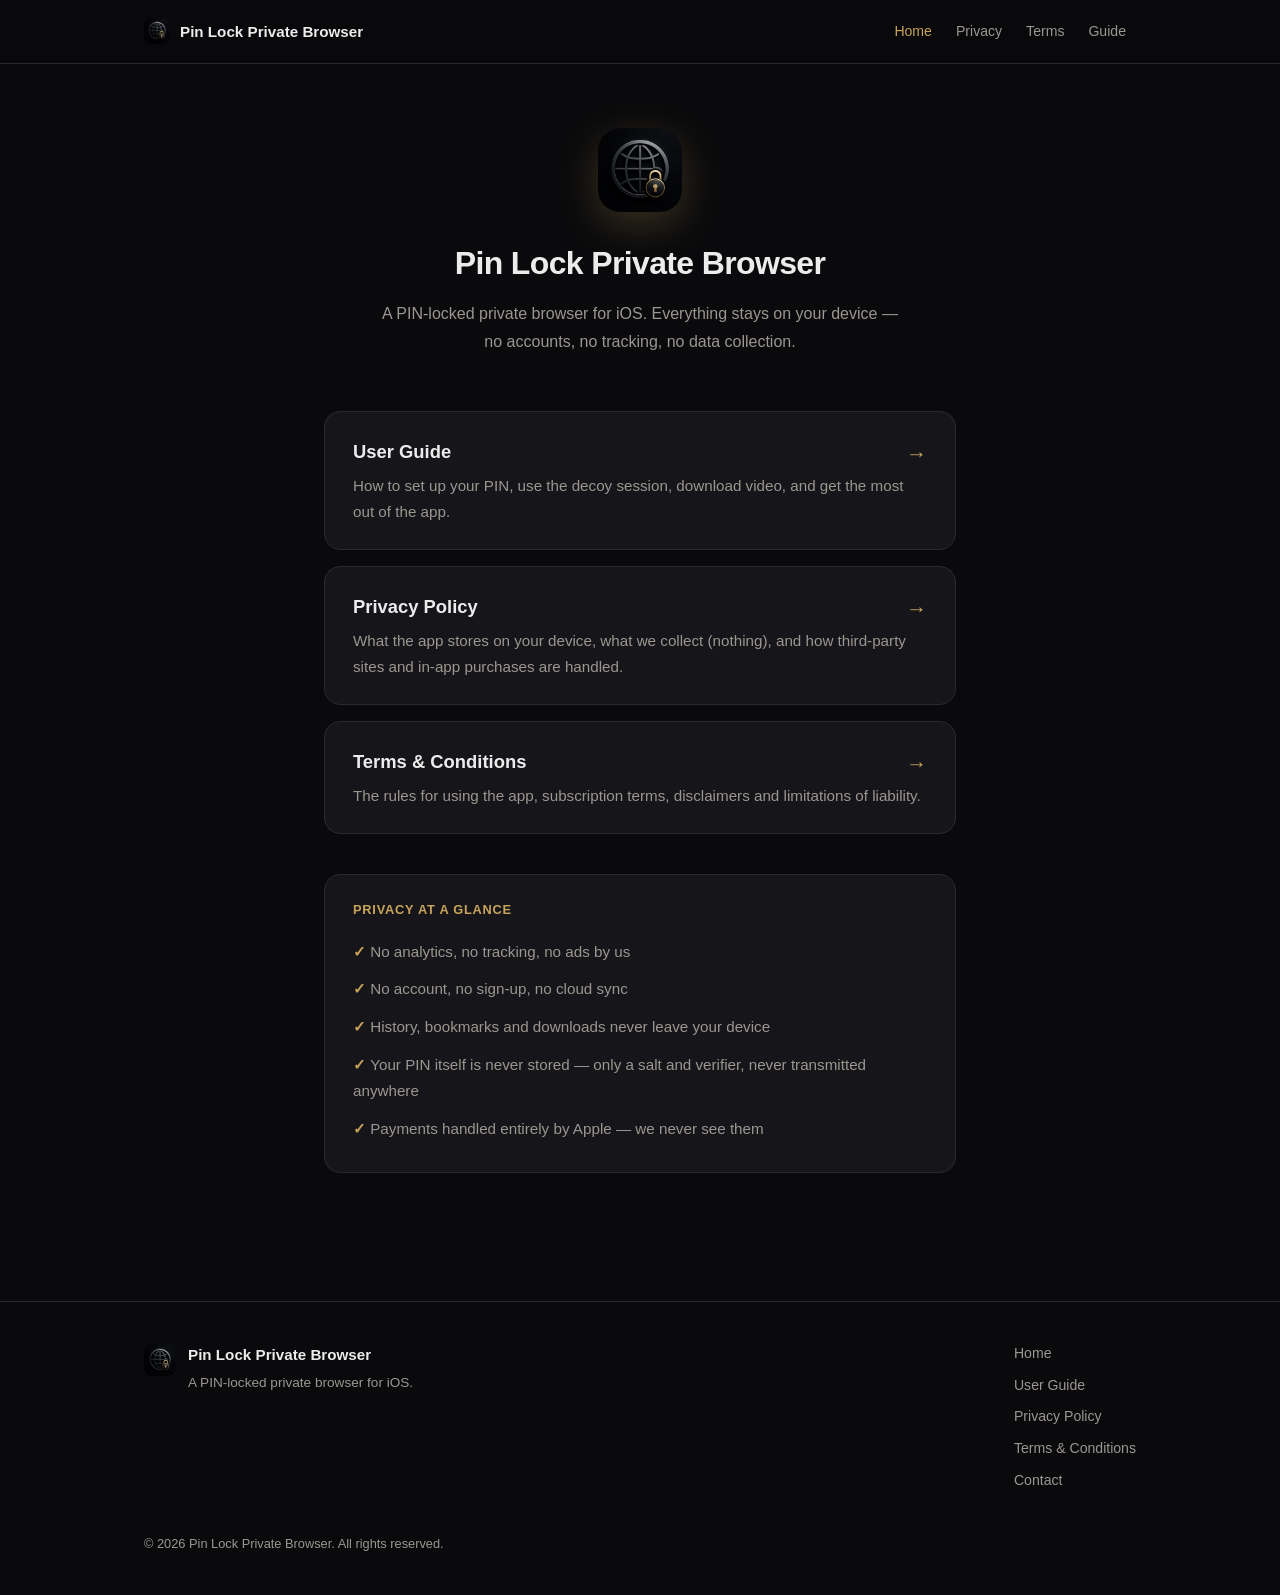
<file: index.html>
<!DOCTYPE html>
<html lang="en">
<head>
<meta charset="UTF-8">
<meta name="viewport" content="width=device-width, initial-scale=1.0">
<meta name="theme-color" content="#0a0a0c">
<title>Pin Lock Private Browser — Legal &amp; Support</title>
<meta name="description" content="Pin Lock Private Browser — legal information, privacy policy, terms &amp; conditions, and the user guide.">

<link rel="icon" type="image/png" sizes="32x32" href="assets/icon-32.png">
<link rel="icon" type="image/png" sizes="16x16" href="assets/icon-16.png">
<link rel="apple-touch-icon" href="assets/icon-180.png">
<link rel="stylesheet" href="assets/styles.css">

<meta property="og:type" content="website">
<meta property="og:site_name" content="Pin Lock Private Browser">
<meta property="og:title" content="Pin Lock Private Browser — Legal &amp; Support">
<meta property="og:description" content="A PIN-locked private browser for iOS. Everything stays on your device — no accounts, no tracking, no data collection.">
<meta property="og:image" content="https://pulsarsandpulsar-stack.github.io/Pin-Lock-Private-Browser/assets/icon-256.png">
<meta property="og:url" content="https://pulsarsandpulsar-stack.github.io/Pin-Lock-Private-Browser/index.html">
<meta name="twitter:card" content="summary">
<meta name="twitter:title" content="Pin Lock Private Browser — Legal &amp; Support">
<meta name="twitter:description" content="A PIN-locked private browser for iOS. Everything stays on your device — no accounts, no tracking, no data collection.">
<meta name="twitter:image" content="https://pulsarsandpulsar-stack.github.io/Pin-Lock-Private-Browser/assets/icon-256.png">

<script type="application/ld+json">
{
  "@context": "https://schema.org",
  "@type": "SoftwareApplication",
  "name": "Pin Lock Private Browser",
  "operatingSystem": "iOS",
  "applicationCategory": "UtilitiesApplication",
  "url": "https://pulsarsandpulsar-stack.github.io/Pin-Lock-Private-Browser/index.html",
  "image": "https://pulsarsandpulsar-stack.github.io/Pin-Lock-Private-Browser/assets/icon-256.png",
  "description": "A PIN-locked private browser for iOS. Everything stays on your device — no accounts, no tracking, no data collection.",
  "offers": [
    { "@type": "Offer", "name": "Pro Monthly", "price": "0.99", "priceCurrency": "USD", "category": "subscription" },
    { "@type": "Offer", "name": "Pro Yearly", "price": "7.99", "priceCurrency": "USD", "category": "subscription" }
  ]
}
</script>
</head>
<body>

<header class="site-header">
    <div class="header-inner">
        <a class="brand" href="index.html">
            <img src="assets/icon-32.png" alt="">
            <span>Pin Lock Private Browser</span>
        </a>
        <nav class="site-nav" aria-label="Primary">
            <a href="index.html" aria-current="page">Home</a>
            <a href="privacy.html">Privacy</a>
            <a href="terms.html">Terms</a>
            <a href="guide.html">Guide</a>
        </nav>
    </div>
</header>

<div class="hero">
    <div class="badge"><img src="assets/icon-256.png" alt="Pin Lock Private Browser icon"></div>
    <h1>Pin Lock Private Browser</h1>
    <p>A PIN-locked private browser for iOS. Everything stays on your device — no accounts, no tracking, no data collection.</p>
</div>

<main class="home">
    <div class="cards">
        <a class="card" href="guide.html">
            <span class="arrow">→</span>
            <h2>User Guide</h2>
            <p>How to set up your PIN, use the decoy session, download video, and get the most out of the app.</p>
        </a>
        <a class="card" href="privacy.html">
            <span class="arrow">→</span>
            <h2>Privacy Policy</h2>
            <p>What the app stores on your device, what we collect (nothing), and how third-party sites and in-app purchases are handled.</p>
        </a>
        <a class="card" href="terms.html">
            <span class="arrow">→</span>
            <h2>Terms &amp; Conditions</h2>
            <p>The rules for using the app, subscription terms, disclaimers and limitations of liability.</p>
        </a>
    </div>

    <div class="highlights">
        <h3>Privacy at a glance</h3>
        <ul>
            <li>No analytics, no tracking, no ads by us</li>
            <li>No account, no sign-up, no cloud sync</li>
            <li>History, bookmarks and downloads never leave your device</li>
            <li>Your PIN itself is never stored — only a salt and verifier, never transmitted anywhere</li>
            <li>Payments handled entirely by Apple — we never see them</li>
        </ul>
    </div>
</main>

<footer class="site-footer">
    <div class="footer-inner">
        <div class="footer-brand">
            <img src="assets/icon-32.png" alt="">
            <div>
                <strong>Pin Lock Private Browser</strong>
                <p>A PIN-locked private browser for iOS.</p>
            </div>
        </div>
        <nav class="footer-links" aria-label="Footer">
            <a href="index.html">Home</a>
            <a href="guide.html">User Guide</a>
            <a href="privacy.html">Privacy Policy</a>
            <a href="terms.html">Terms &amp; Conditions</a>
            <a href="mailto:pulsarsandpulsar@gmail.com">Contact</a>
        </nav>
    </div>
    <p class="copyright">© <span id="copyright-year">2026</span> Pin Lock Private Browser. All rights reserved.</p>
</footer>

<script src="assets/script.js"></script>
</body>
</html>
</file>
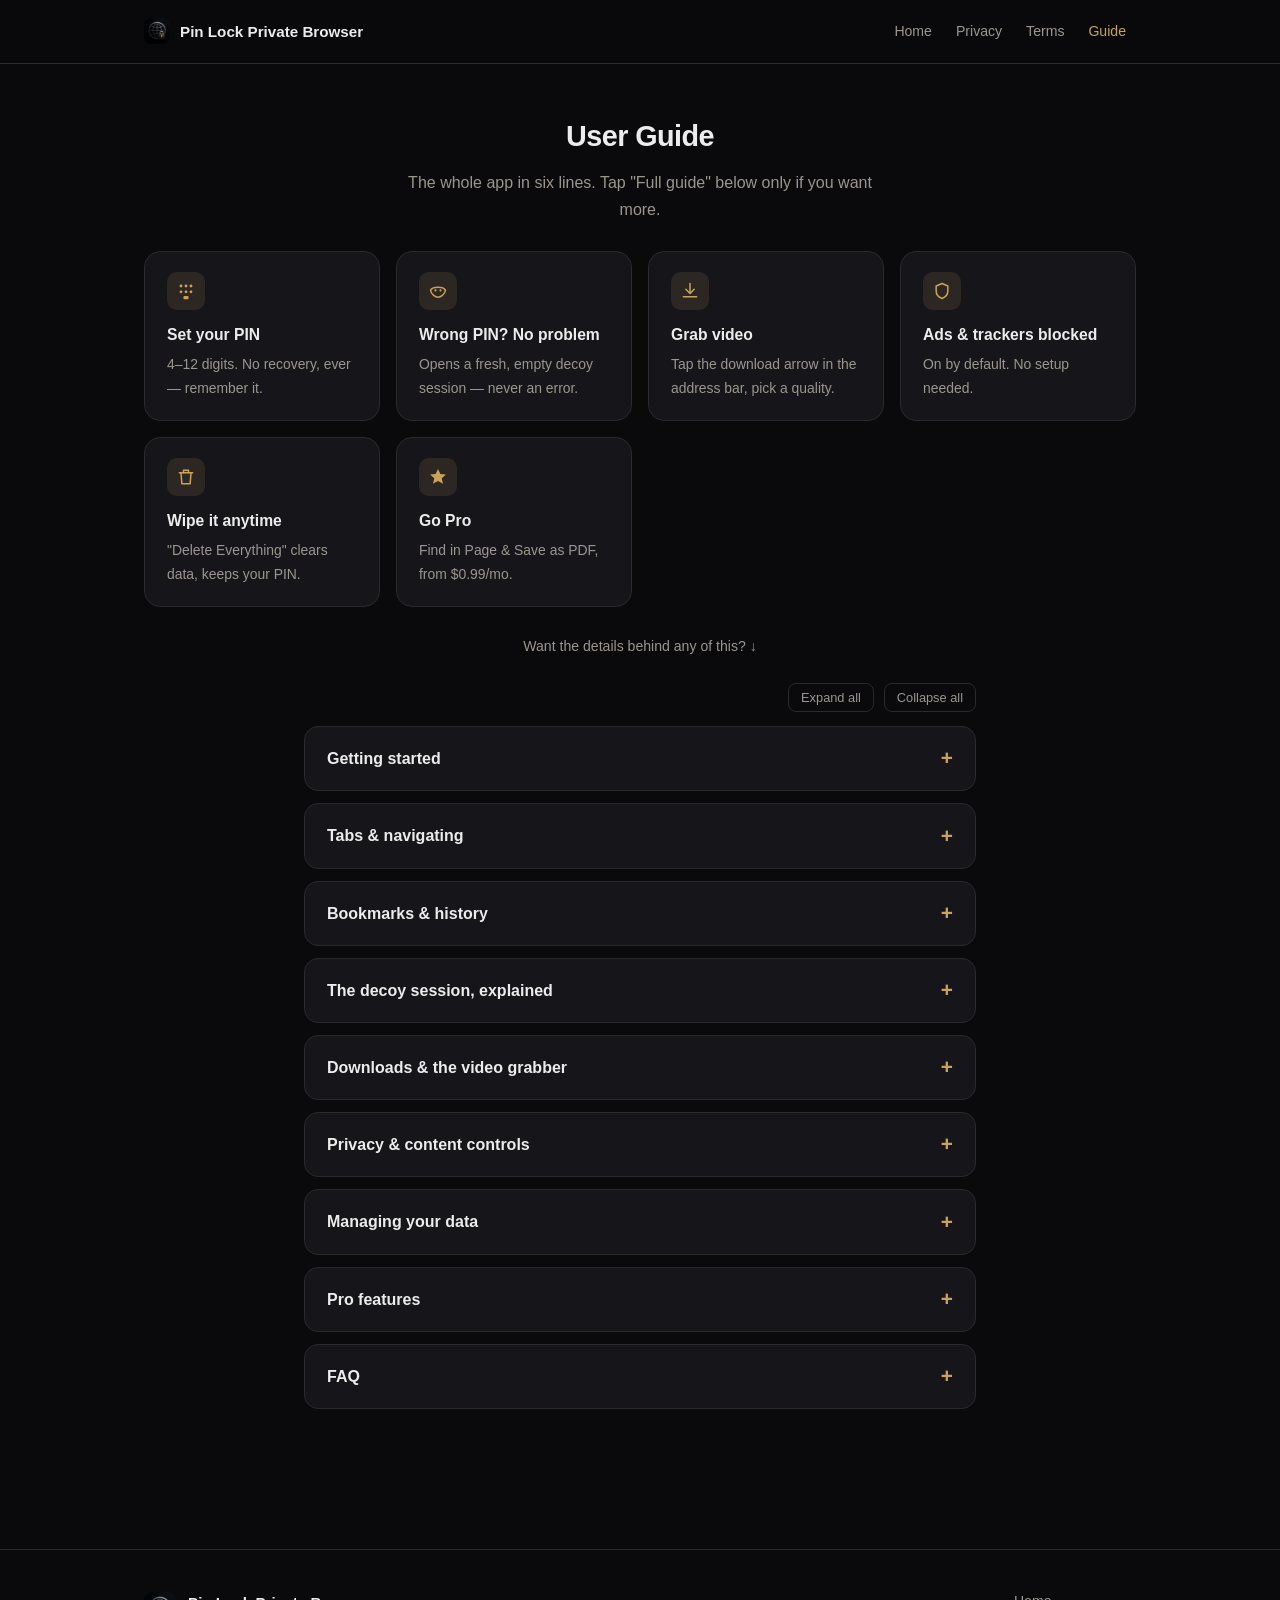
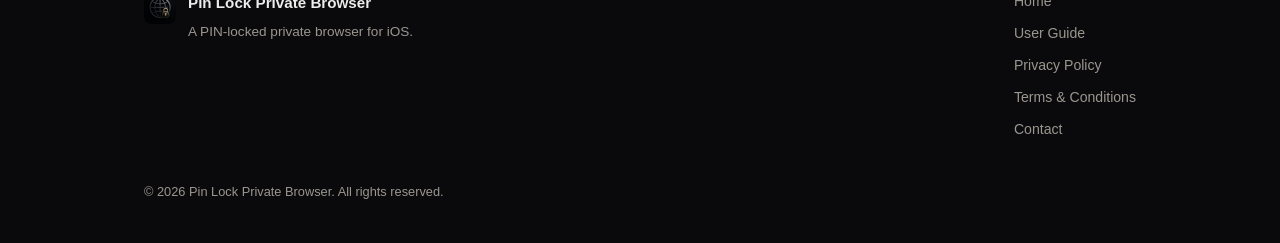
<file: guide.html>
<!DOCTYPE html>
<html lang="en">
<head>
<meta charset="UTF-8">
<meta name="viewport" content="width=device-width, initial-scale=1.0">
<meta name="theme-color" content="#0a0a0c">
<title>User Guide — Pin Lock Private Browser</title>
<meta name="description" content="How to use Pin Lock Private Browser: PIN setup, the decoy session, downloads, privacy controls and Pro features.">

<link rel="icon" type="image/png" sizes="32x32" href="assets/icon-32.png">
<link rel="icon" type="image/png" sizes="16x16" href="assets/icon-16.png">
<link rel="apple-touch-icon" href="assets/icon-180.png">
<link rel="stylesheet" href="assets/styles.css">

<meta property="og:type" content="website">
<meta property="og:site_name" content="Pin Lock Private Browser">
<meta property="og:title" content="User Guide — Pin Lock Private Browser">
<meta property="og:description" content="How to use Pin Lock Private Browser: PIN setup, the decoy session, downloads, privacy controls and Pro features.">
<meta property="og:image" content="https://pulsarsandpulsar-stack.github.io/Pin-Lock-Private-Browser/assets/icon-256.png">
<meta property="og:url" content="https://pulsarsandpulsar-stack.github.io/Pin-Lock-Private-Browser/guide.html">
<meta name="twitter:card" content="summary">
<meta name="twitter:image" content="https://pulsarsandpulsar-stack.github.io/Pin-Lock-Private-Browser/assets/icon-256.png">
</head>
<body>

<header class="site-header">
    <div class="header-inner">
        <a class="brand" href="index.html">
            <img src="assets/icon-32.png" alt="">
            <span>Pin Lock Private Browser</span>
        </a>
        <nav class="site-nav" aria-label="Primary">
            <a href="index.html">Home</a>
            <a href="privacy.html">Privacy</a>
            <a href="terms.html">Terms</a>
            <a href="guide.html" aria-current="page">Guide</a>
        </nav>
    </div>
</header>

<div class="quickstart">
    <div class="quickstart-head">
        <h1>User Guide</h1>
        <p>The whole app in six lines. Tap "Full guide" below only if you want more.</p>
    </div>

    <div class="quickstart-grid">
        <div class="qs-card">
            <div class="qs-icon" aria-hidden="true">
                <svg viewBox="0 0 24 24" fill="currentColor"><circle cx="6" cy="6" r="1.7"/><circle cx="12" cy="6" r="1.7"/><circle cx="18" cy="6" r="1.7"/><circle cx="6" cy="13" r="1.7"/><circle cx="12" cy="13" r="1.7"/><circle cx="18" cy="13" r="1.7"/><rect x="9" y="18" width="6" height="4" rx="1"/></svg>
            </div>
            <h3>Set your PIN</h3>
            <p>4–12 digits. No recovery, ever — remember it.</p>
        </div>
        <div class="qs-card">
            <div class="qs-icon" aria-hidden="true">
                <svg viewBox="0 0 24 24" fill="none" stroke="currentColor" stroke-width="1.8" stroke-linecap="round" stroke-linejoin="round"><path d="M3 11c3-4.5 15-4.5 18 0-1 5.5-6 8.5-9 8.5S4 16.5 3 11z"/><circle cx="9" cy="11.3" r="1.3" fill="currentColor" stroke="none"/><circle cx="15" cy="11.3" r="1.3" fill="currentColor" stroke="none"/></svg>
            </div>
            <h3>Wrong PIN? No problem</h3>
            <p>Opens a fresh, empty decoy session — never an error.</p>
        </div>
        <div class="qs-card">
            <div class="qs-icon" aria-hidden="true">
                <svg viewBox="0 0 24 24" fill="none" stroke="currentColor" stroke-width="1.8" stroke-linecap="round" stroke-linejoin="round"><path d="M12 3v11"/><path d="M7 10l5 5 5-5"/><path d="M4 19h16"/></svg>
            </div>
            <h3>Grab video</h3>
            <p>Tap the download arrow in the address bar, pick a quality.</p>
        </div>
        <div class="qs-card">
            <div class="qs-icon" aria-hidden="true">
                <svg viewBox="0 0 24 24" fill="none" stroke="currentColor" stroke-width="1.8" stroke-linecap="round" stroke-linejoin="round"><path d="M12 3l7 3v6c0 4.5-3 7.5-7 9-4-1.5-7-4.5-7-9V6z"/></svg>
            </div>
            <h3>Ads &amp; trackers blocked</h3>
            <p>On by default. No setup needed.</p>
        </div>
        <div class="qs-card">
            <div class="qs-icon" aria-hidden="true">
                <svg viewBox="0 0 24 24" fill="none" stroke="currentColor" stroke-width="1.8" stroke-linecap="round" stroke-linejoin="round"><path d="M4 7h16"/><path d="M9 7V4h6v3"/><path d="M6 7l1 13h10l1-13"/></svg>
            </div>
            <h3>Wipe it anytime</h3>
            <p>"Delete Everything" clears data, keeps your PIN.</p>
        </div>
        <div class="qs-card">
            <div class="qs-icon" aria-hidden="true">
                <svg viewBox="0 0 24 24" fill="currentColor"><path d="M12 2.5l2.9 6 6.6.6-5 4.4 1.5 6.5L12 16.7 6 20l1.5-6.5-5-4.4 6.6-.6z"/></svg>
            </div>
            <h3>Go Pro</h3>
            <p>Find in Page &amp; Save as PDF, from $0.99/mo.</p>
        </div>
    </div>

    <p class="guide-more">Want the details behind any of this? ↓</p>
</div>

<div class="accordion">
    <div class="accordion-controls">
        <button type="button" id="acc-expand-all">Expand all</button>
        <button type="button" id="acc-collapse-all">Collapse all</button>
    </div>

    <details class="acc-item" id="s1">
        <summary>Getting started<span class="acc-plus" aria-hidden="true">+</span></summary>
        <div class="acc-body">
            <p>On first launch, create a PIN (4–12 digits) on the on-screen keypad and confirm it. You'll see a one-time warning: <strong>there is no PIN recovery.</strong></p>
            <p>After that, the same PIN screen decides what you see:</p>
            <ul>
                <li>Correct PIN → your real session, exactly as you left it.</li>
                <li>Any other PIN → a brand-new empty session, no error shown.</li>
            </ul>
        </div>
    </details>

    <details class="acc-item" id="s2">
        <summary>Tabs &amp; navigating<span class="acc-plus" aria-hidden="true">+</span></summary>
        <div class="acc-body">
            <p>The address bar doubles as a search box. Icons around it: a lock/magnifying-glass for connection security, a star to bookmark, and a download arrow that lights up when video is found on the page.</p>
            <p>The bottom toolbar has back/forward, a <strong>+</strong> for a new tab, and a numbered square that opens the tab overview.</p>
        </div>
    </details>

    <details class="acc-item" id="s3">
        <summary>Bookmarks &amp; history<span class="acc-plus" aria-hidden="true">+</span></summary>
        <div class="acc-body">
            <p>Open the <strong>•••</strong> menu for Bookmarks and History. A blank tab also shows a speed-dial grid of your bookmarks.</p>
            <p>Both belong to your real session only — the decoy session never records any.</p>
        </div>
    </details>

    <details class="acc-item" id="s4">
        <summary>The decoy session, explained<span class="acc-plus" aria-hidden="true">+</span></summary>
        <div class="acc-body">
            <p>It's a privacy safety net: if someone asks to look through your phone, entering any PIN other than your real one opens a completely fresh, empty browser instead of an error.</p>
            <ul>
                <li><strong>Telling them apart:</strong> the lock icon (bottom-right of the toolbar) is green in your real session, red in a decoy.</li>
                <li><strong>Nothing carries over:</strong> decoy activity disappears the moment you lock the app again — it can't be merged into your real session.</li>
                <li><strong>Best-effort only:</strong> this hides activity from casual inspection, not from a determined technical or forensic search. See Terms §8.</li>
            </ul>
        </div>
    </details>

    <details class="acc-item" id="s5">
        <summary>Downloads &amp; the video grabber<span class="acc-plus" aria-hidden="true">+</span></summary>
        <div class="acc-body">
            <p>Tap the address-bar download icon to see video found on the page. The first time, you'll see a one-time reminder: only save video you own or have permission to keep — you're responsible for copyright and each site's terms.</p>
            <ul>
                <li>Direct files download in one tap; HLS streams let you pick a quality first.</li>
                <li>Supported downloads can be paused and resumed.</li>
                <li>Everything lands in <strong>••• → Downloads</strong>: play in-app, export via the share icon, or delete.</li>
            </ul>
            <p>Files stay in the app's private storage, never your Photos library, until you export them. Streaming sites with DRM-protected players are deliberately not supported.</p>
        </div>
    </details>

    <details class="acc-item" id="s6">
        <summary>Privacy &amp; content controls<span class="acc-plus" aria-hidden="true">+</span></summary>
        <div class="acc-body">
            <p><strong>••• → Settings</strong> covers:</p>
            <ul>
                <li><strong>Auto-lock</strong> — 1, 3, 5, 10 minutes, or Never.</li>
                <li><strong>Floating lock button</strong> — an optional draggable button that locks instantly on tap.</li>
                <li><strong>Block autoplay</strong> and <strong>block ads &amp; trackers</strong> — on by default.</li>
                <li><strong>Search engine</strong> — DuckDuckGo, Startpage, Brave Search or Google.</li>
                <li><strong>Theme</strong> — System, Light or Dark.</li>
            </ul>
            <p>Always on, no setting needed: the app hides its content from the iOS app switcher the instant it's backgrounded, and the toolbar lock icon locks the app immediately on tap.</p>
        </div>
    </details>

    <details class="acc-item" id="s7">
        <summary>Managing your data<span class="acc-plus" aria-hidden="true">+</span></summary>
        <div class="acc-body">
            <ul>
                <li><strong>Clear Cache &amp; Cookies</strong> — removes site data (you'll be signed out), keeps history/bookmarks/downloads.</li>
                <li><strong>Delete Everything</strong> — removes downloads, history, bookmarks, tabs and site data in one step. Your PIN is kept.</li>
            </ul>
            <p>Deleting the app itself erases everything permanently, including the PIN.</p>
        </div>
    </details>

    <details class="acc-item" id="s8">
        <summary>Pro features<span class="acc-plus" aria-hidden="true">+</span></summary>
        <div class="acc-body">
            <p>An optional subscription (monthly or yearly, billed through the App Store) unlocks <strong>Find in Page</strong> and <strong>Save Page as PDF</strong>. Locked items show a small lock icon in the ••• menu until you subscribe.</p>
            <p>Manage or cancel any time in your device's App Store settings, or tap <strong>Restore Purchases</strong> in Settings if you subscribed on another device.</p>
        </div>
    </details>

    <details class="acc-item" id="s9">
        <summary>FAQ<span class="acc-plus" aria-hidden="true">+</span></summary>
        <div class="acc-body">
            <h4>I forgot my PIN — how do I get back in?</h4>
            <p>You can't. There's no recovery, backdoor or reset by design. Deleting and reinstalling the app is the only way forward, and it erases everything.</p>
            <h4>How do I know which session I'm in?</h4>
            <p>The lock icon in the toolbar: green is real, red is decoy.</p>
            <h4>Does the app work offline?</h4>
            <p>No — it's a browser, so it needs a connection to load anything.</p>
            <h4>Can I recover a deleted download or cleared history?</h4>
            <p>No. Deletions are immediate and permanent.</p>
            <h4>Is my browsing completely anonymous?</h4>
            <p>No. Sites and your network/ISP can still see your requests. The app blocks common ad/tracker domains and runs no analytics of its own, but it isn't a VPN or Tor.</p>
        </div>
    </details>
</div>

<footer class="site-footer">
    <div class="footer-inner">
        <div class="footer-brand">
            <img src="assets/icon-32.png" alt="">
            <div>
                <strong>Pin Lock Private Browser</strong>
                <p>A PIN-locked private browser for iOS.</p>
            </div>
        </div>
        <nav class="footer-links" aria-label="Footer">
            <a href="index.html">Home</a>
            <a href="guide.html">User Guide</a>
            <a href="privacy.html">Privacy Policy</a>
            <a href="terms.html">Terms &amp; Conditions</a>
            <a href="mailto:pulsarsandpulsar@gmail.com">Contact</a>
        </nav>
    </div>
    <p class="copyright">© <span id="copyright-year">2026</span> Pin Lock Private Browser. All rights reserved.</p>
</footer>

<script src="assets/script.js"></script>
</body>
</html>
</file>
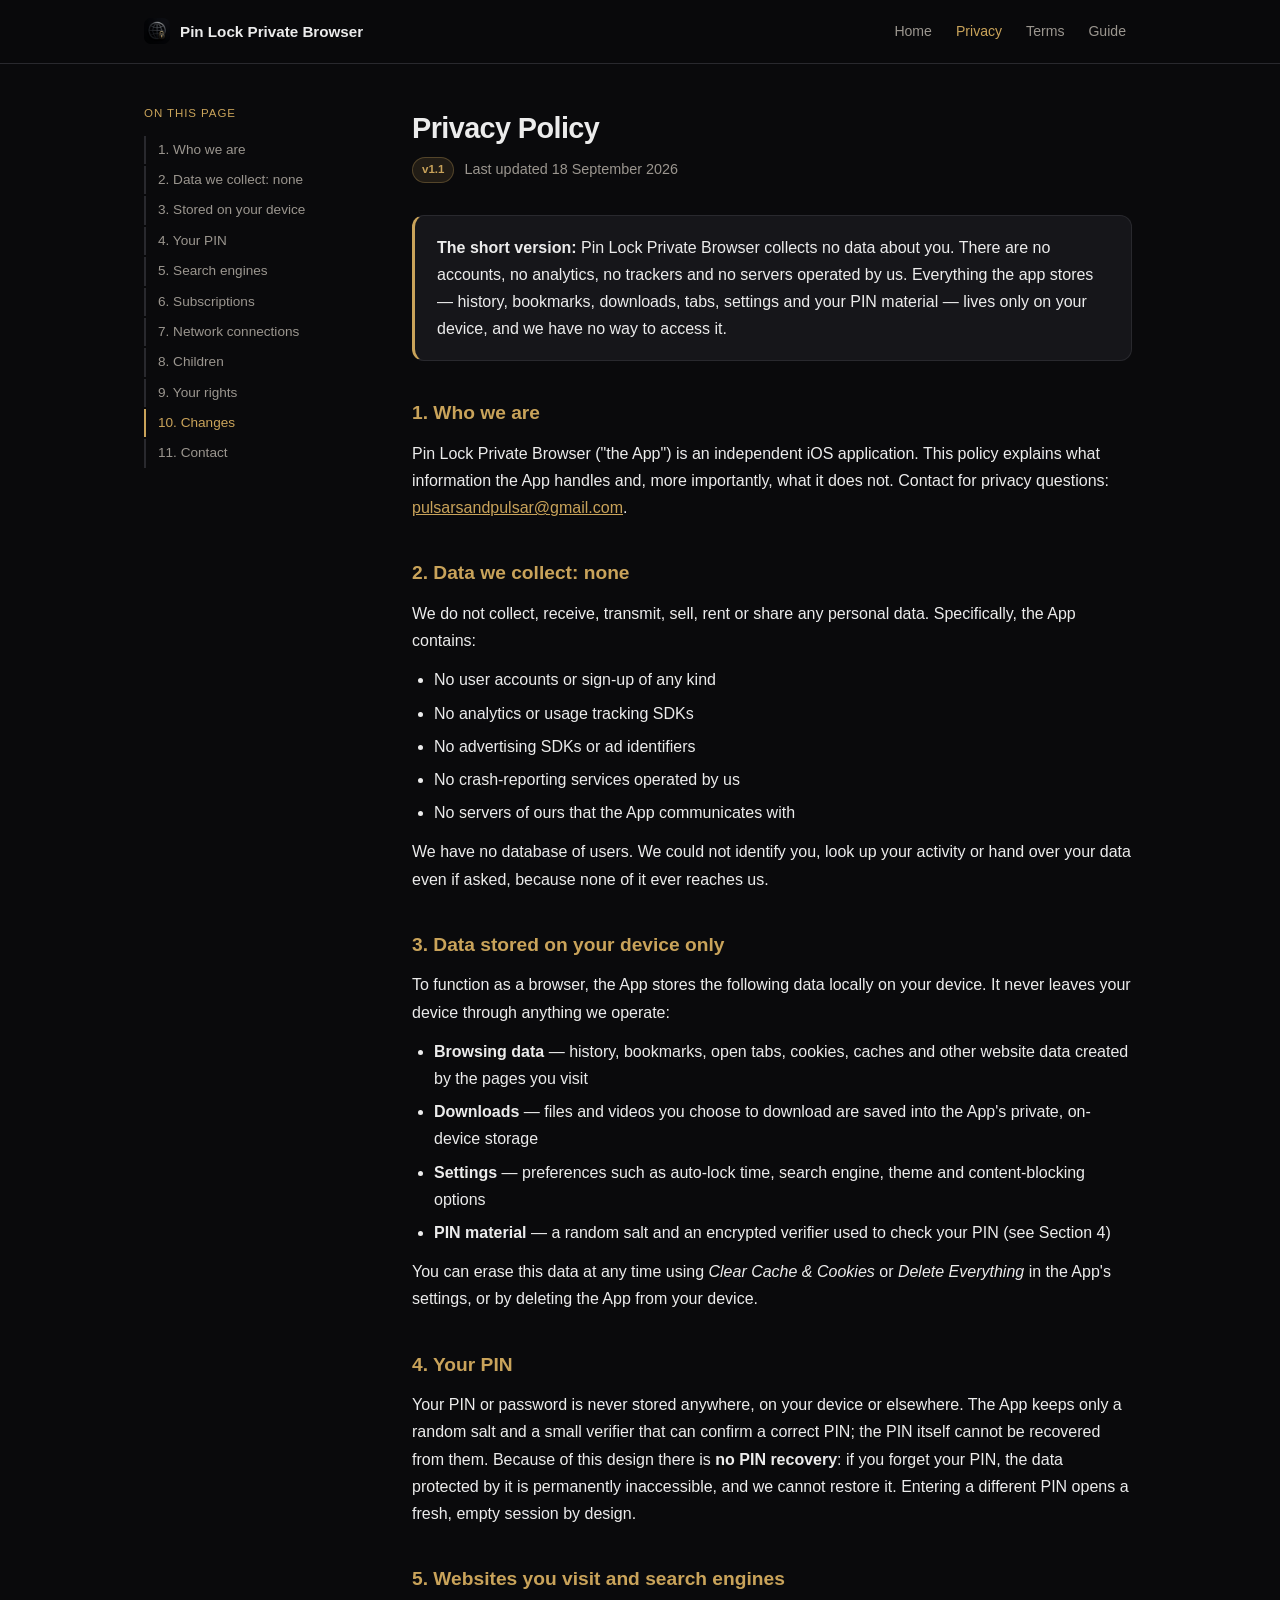
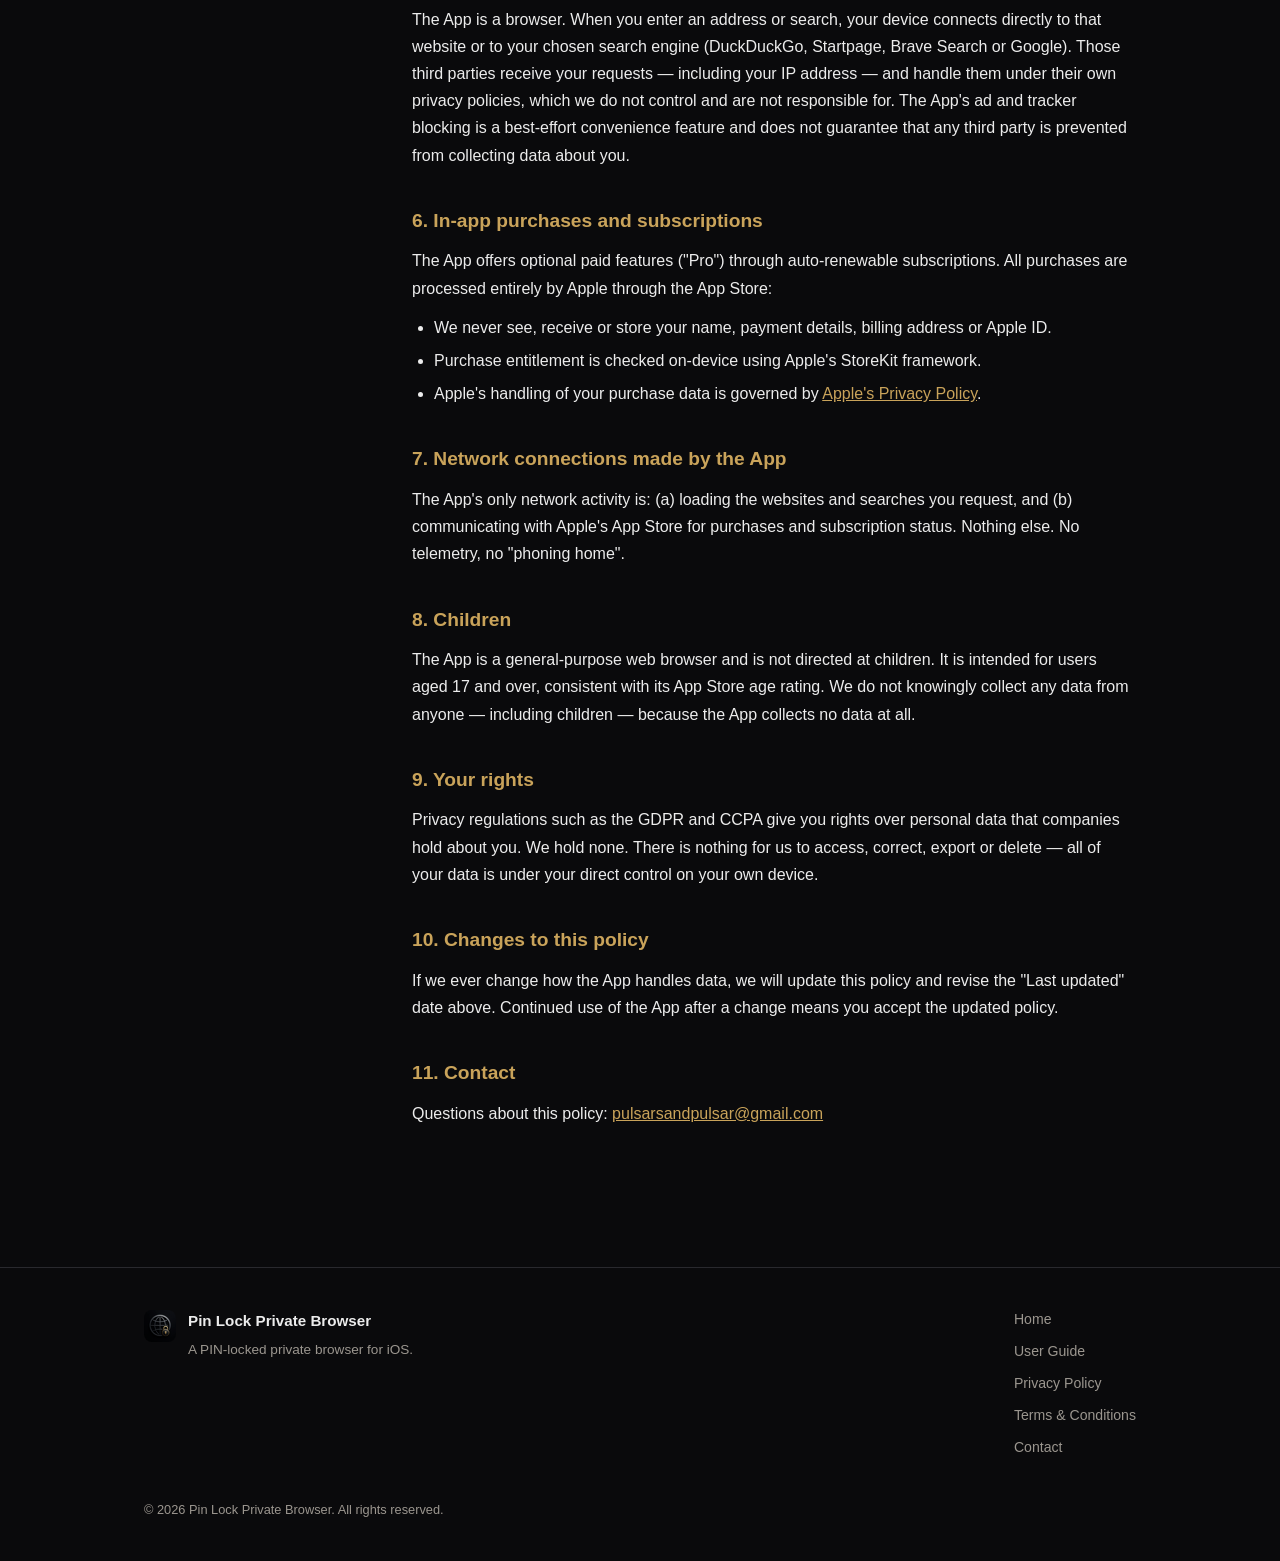
<file: privacy.html>
<!DOCTYPE html>
<html lang="en">
<head>
<meta charset="UTF-8">
<meta name="viewport" content="width=device-width, initial-scale=1.0">
<meta name="theme-color" content="#0a0a0c">
<title>Privacy Policy — Pin Lock Private Browser</title>
<meta name="description" content="Privacy Policy for Pin Lock Private Browser.">

<link rel="icon" type="image/png" sizes="32x32" href="assets/icon-32.png">
<link rel="icon" type="image/png" sizes="16x16" href="assets/icon-16.png">
<link rel="apple-touch-icon" href="assets/icon-180.png">
<link rel="stylesheet" href="assets/styles.css">

<meta property="og:type" content="website">
<meta property="og:site_name" content="Pin Lock Private Browser">
<meta property="og:title" content="Privacy Policy — Pin Lock Private Browser">
<meta property="og:description" content="Pin Lock Private Browser collects no data about you. No accounts, no analytics, no trackers, no servers.">
<meta property="og:image" content="https://pulsarsandpulsar-stack.github.io/Pin-Lock-Private-Browser/assets/icon-256.png">
<meta property="og:url" content="https://pulsarsandpulsar-stack.github.io/Pin-Lock-Private-Browser/privacy.html">
<meta name="twitter:card" content="summary">
<meta name="twitter:image" content="https://pulsarsandpulsar-stack.github.io/Pin-Lock-Private-Browser/assets/icon-256.png">
</head>
<body>

<header class="site-header">
    <div class="header-inner">
        <a class="brand" href="index.html">
            <img src="assets/icon-32.png" alt="">
            <span>Pin Lock Private Browser</span>
        </a>
        <nav class="site-nav" aria-label="Primary">
            <a href="index.html">Home</a>
            <a href="privacy.html" aria-current="page">Privacy</a>
            <a href="terms.html">Terms</a>
            <a href="guide.html">Guide</a>
        </nav>
    </div>
</header>

<div class="legal-layout">
    <aside class="toc" aria-label="Table of contents">
        <p class="toc-label">On this page</p>
        <ol>
            <li><a href="#s1">1. Who we are</a></li>
            <li><a href="#s2">2. Data we collect: none</a></li>
            <li><a href="#s3">3. Stored on your device</a></li>
            <li><a href="#s4">4. Your PIN</a></li>
            <li><a href="#s5">5. Search engines</a></li>
            <li><a href="#s6">6. Subscriptions</a></li>
            <li><a href="#s7">7. Network connections</a></li>
            <li><a href="#s8">8. Children</a></li>
            <li><a href="#s9">9. Your rights</a></li>
            <li><a href="#s10">10. Changes</a></li>
            <li><a href="#s11">11. Contact</a></li>
        </ol>
    </aside>

    <div class="legal-content">
        <h1>Privacy Policy</h1>
        <div class="doc-meta">
            <span class="version-tag">v1.1</span>
            <span>Last updated 18 September 2026</span>
        </div>

        <details class="mobile-toc">
            <summary>On this page</summary>
            <ol>
                <li><a href="#s1">1. Who we are</a></li>
                <li><a href="#s2">2. Data we collect: none</a></li>
                <li><a href="#s3">3. Stored on your device</a></li>
                <li><a href="#s4">4. Your PIN</a></li>
                <li><a href="#s5">5. Search engines</a></li>
                <li><a href="#s6">6. Subscriptions</a></li>
                <li><a href="#s7">7. Network connections</a></li>
                <li><a href="#s8">8. Children</a></li>
                <li><a href="#s9">9. Your rights</a></li>
                <li><a href="#s10">10. Changes</a></li>
                <li><a href="#s11">11. Contact</a></li>
            </ol>
        </details>

        <div class="summary">
            <p><strong>The short version:</strong> Pin Lock Private Browser collects no data about you. There are no accounts, no analytics, no trackers and no servers operated by us. Everything the app stores — history, bookmarks, downloads, tabs, settings and your PIN material — lives only on your device, and we have no way to access it.</p>
        </div>

        <h2 id="s1">1. Who we are</h2>
        <p>Pin Lock Private Browser ("the App") is an independent iOS application. This policy explains what information the App handles and, more importantly, what it does not. Contact for privacy questions: <a href="mailto:pulsarsandpulsar@gmail.com">pulsarsandpulsar@gmail.com</a>.</p>

        <h2 id="s2">2. Data we collect: none</h2>
        <p>We do not collect, receive, transmit, sell, rent or share any personal data. Specifically, the App contains:</p>
        <ul>
            <li>No user accounts or sign-up of any kind</li>
            <li>No analytics or usage tracking SDKs</li>
            <li>No advertising SDKs or ad identifiers</li>
            <li>No crash-reporting services operated by us</li>
            <li>No servers of ours that the App communicates with</li>
        </ul>
        <p>We have no database of users. We could not identify you, look up your activity or hand over your data even if asked, because none of it ever reaches us.</p>

        <h2 id="s3">3. Data stored on your device only</h2>
        <p>To function as a browser, the App stores the following data locally on your device. It never leaves your device through anything we operate:</p>
        <ul>
            <li><strong>Browsing data</strong> — history, bookmarks, open tabs, cookies, caches and other website data created by the pages you visit</li>
            <li><strong>Downloads</strong> — files and videos you choose to download are saved into the App's private, on-device storage</li>
            <li><strong>Settings</strong> — preferences such as auto-lock time, search engine, theme and content-blocking options</li>
            <li><strong>PIN material</strong> — a random salt and an encrypted verifier used to check your PIN (see Section 4)</li>
        </ul>
        <p>You can erase this data at any time using <em>Clear Cache &amp; Cookies</em> or <em>Delete Everything</em> in the App's settings, or by deleting the App from your device.</p>

        <h2 id="s4">4. Your PIN</h2>
        <p>Your PIN or password is never stored anywhere, on your device or elsewhere. The App keeps only a random salt and a small verifier that can confirm a correct PIN; the PIN itself cannot be recovered from them. Because of this design there is <strong>no PIN recovery</strong>: if you forget your PIN, the data protected by it is permanently inaccessible, and we cannot restore it. Entering a different PIN opens a fresh, empty session by design.</p>

        <h2 id="s5">5. Websites you visit and search engines</h2>
        <p>The App is a browser. When you enter an address or search, your device connects directly to that website or to your chosen search engine (DuckDuckGo, Startpage, Brave Search or Google). Those third parties receive your requests — including your IP address — and handle them under their own privacy policies, which we do not control and are not responsible for. The App's ad and tracker blocking is a best-effort convenience feature and does not guarantee that any third party is prevented from collecting data about you.</p>

        <h2 id="s6">6. In-app purchases and subscriptions</h2>
        <p>The App offers optional paid features ("Pro") through auto-renewable subscriptions. All purchases are processed entirely by Apple through the App Store:</p>
        <ul>
            <li>We never see, receive or store your name, payment details, billing address or Apple ID.</li>
            <li>Purchase entitlement is checked on-device using Apple's StoreKit framework.</li>
            <li>Apple's handling of your purchase data is governed by <a href="https://www.apple.com/legal/privacy/" rel="noopener">Apple's Privacy Policy</a>.</li>
        </ul>

        <h2 id="s7">7. Network connections made by the App</h2>
        <p>The App's only network activity is: (a) loading the websites and searches you request, and (b) communicating with Apple's App Store for purchases and subscription status. Nothing else. No telemetry, no "phoning home".</p>

        <h2 id="s8">8. Children</h2>
        <p>The App is a general-purpose web browser and is not directed at children. It is intended for users aged 17 and over, consistent with its App Store age rating. We do not knowingly collect any data from anyone — including children — because the App collects no data at all.</p>

        <h2 id="s9">9. Your rights</h2>
        <p>Privacy regulations such as the GDPR and CCPA give you rights over personal data that companies hold about you. We hold none. There is nothing for us to access, correct, export or delete — all of your data is under your direct control on your own device.</p>

        <h2 id="s10">10. Changes to this policy</h2>
        <p>If we ever change how the App handles data, we will update this policy and revise the "Last updated" date above. Continued use of the App after a change means you accept the updated policy.</p>

        <h2 id="s11">11. Contact</h2>
        <p>Questions about this policy: <a href="mailto:pulsarsandpulsar@gmail.com">pulsarsandpulsar@gmail.com</a></p>
    </div>
</div>

<footer class="site-footer">
    <div class="footer-inner">
        <div class="footer-brand">
            <img src="assets/icon-32.png" alt="">
            <div>
                <strong>Pin Lock Private Browser</strong>
                <p>A PIN-locked private browser for iOS.</p>
            </div>
        </div>
        <nav class="footer-links" aria-label="Footer">
            <a href="index.html">Home</a>
            <a href="guide.html">User Guide</a>
            <a href="privacy.html">Privacy Policy</a>
            <a href="terms.html">Terms &amp; Conditions</a>
            <a href="mailto:pulsarsandpulsar@gmail.com">Contact</a>
        </nav>
    </div>
    <p class="copyright">© <span id="copyright-year">2026</span> Pin Lock Private Browser. All rights reserved.</p>
</footer>

<script src="assets/script.js"></script>
</body>
</html>
</file>
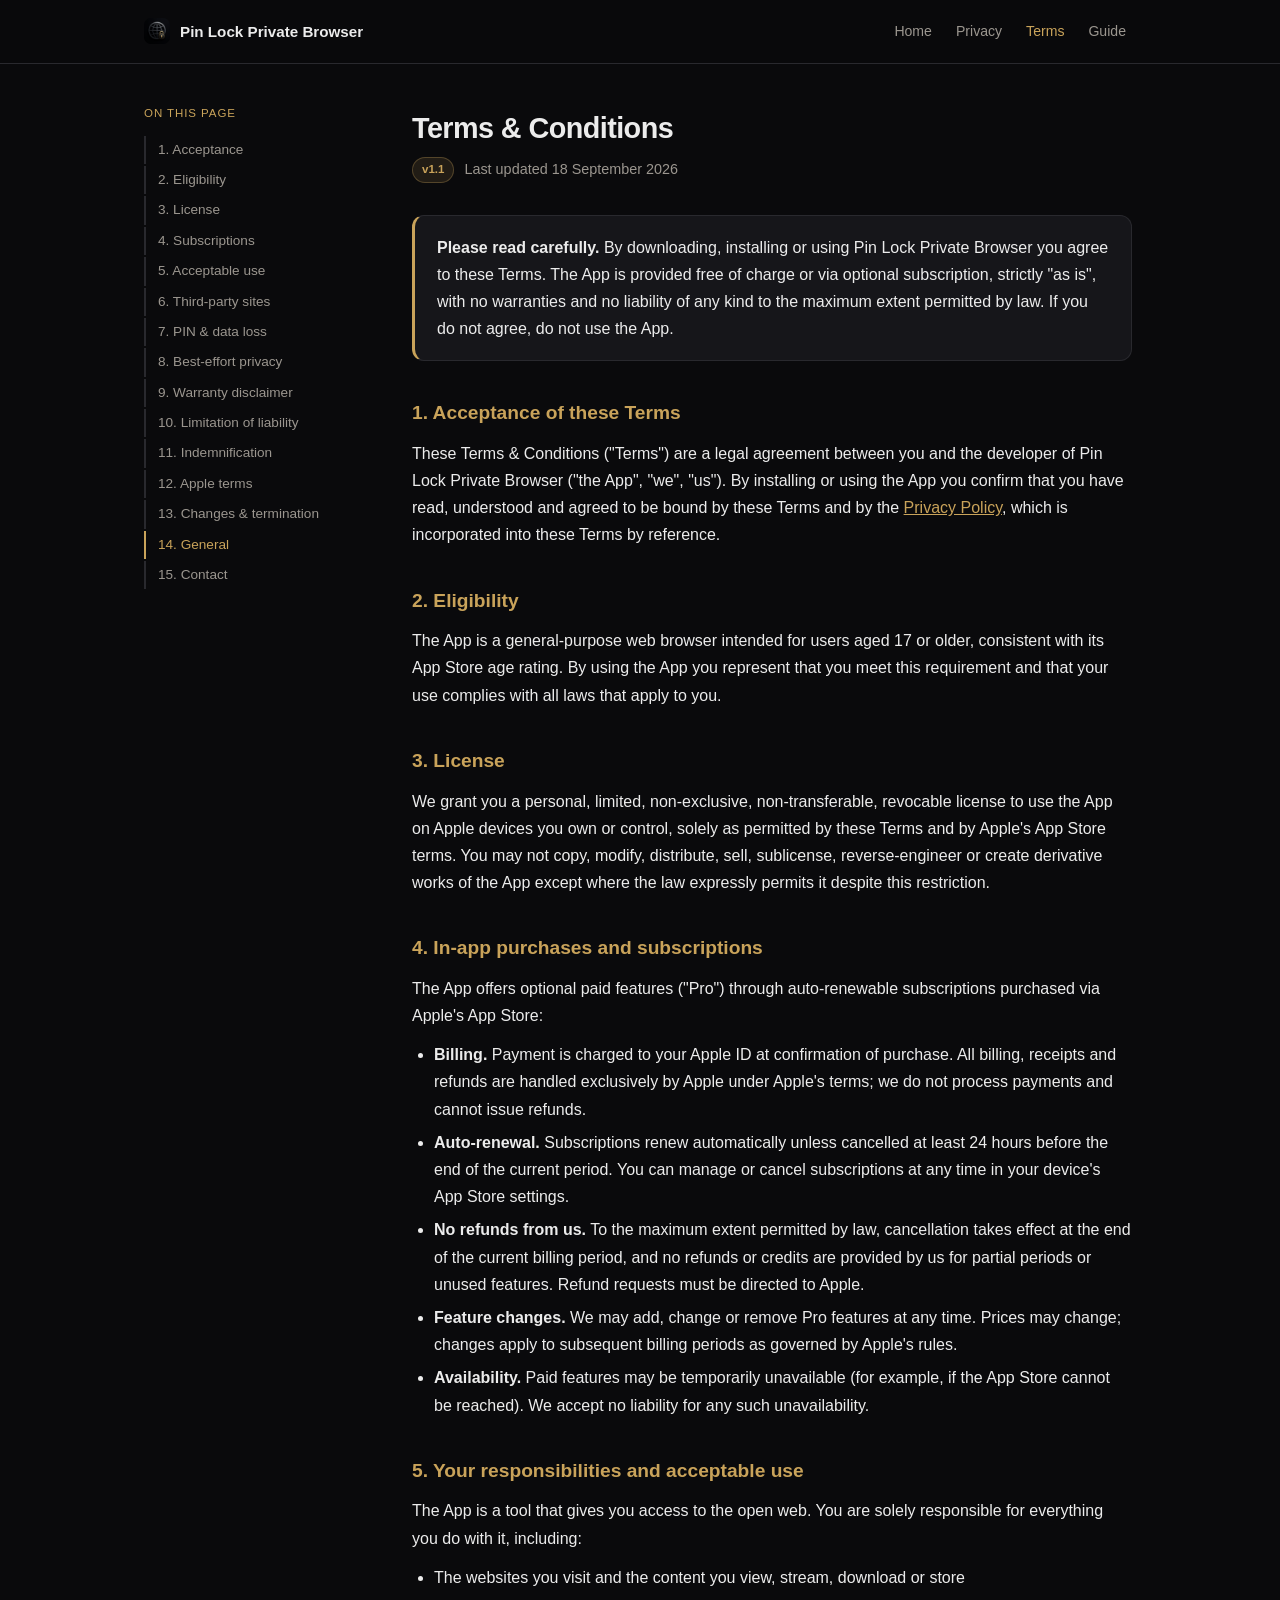
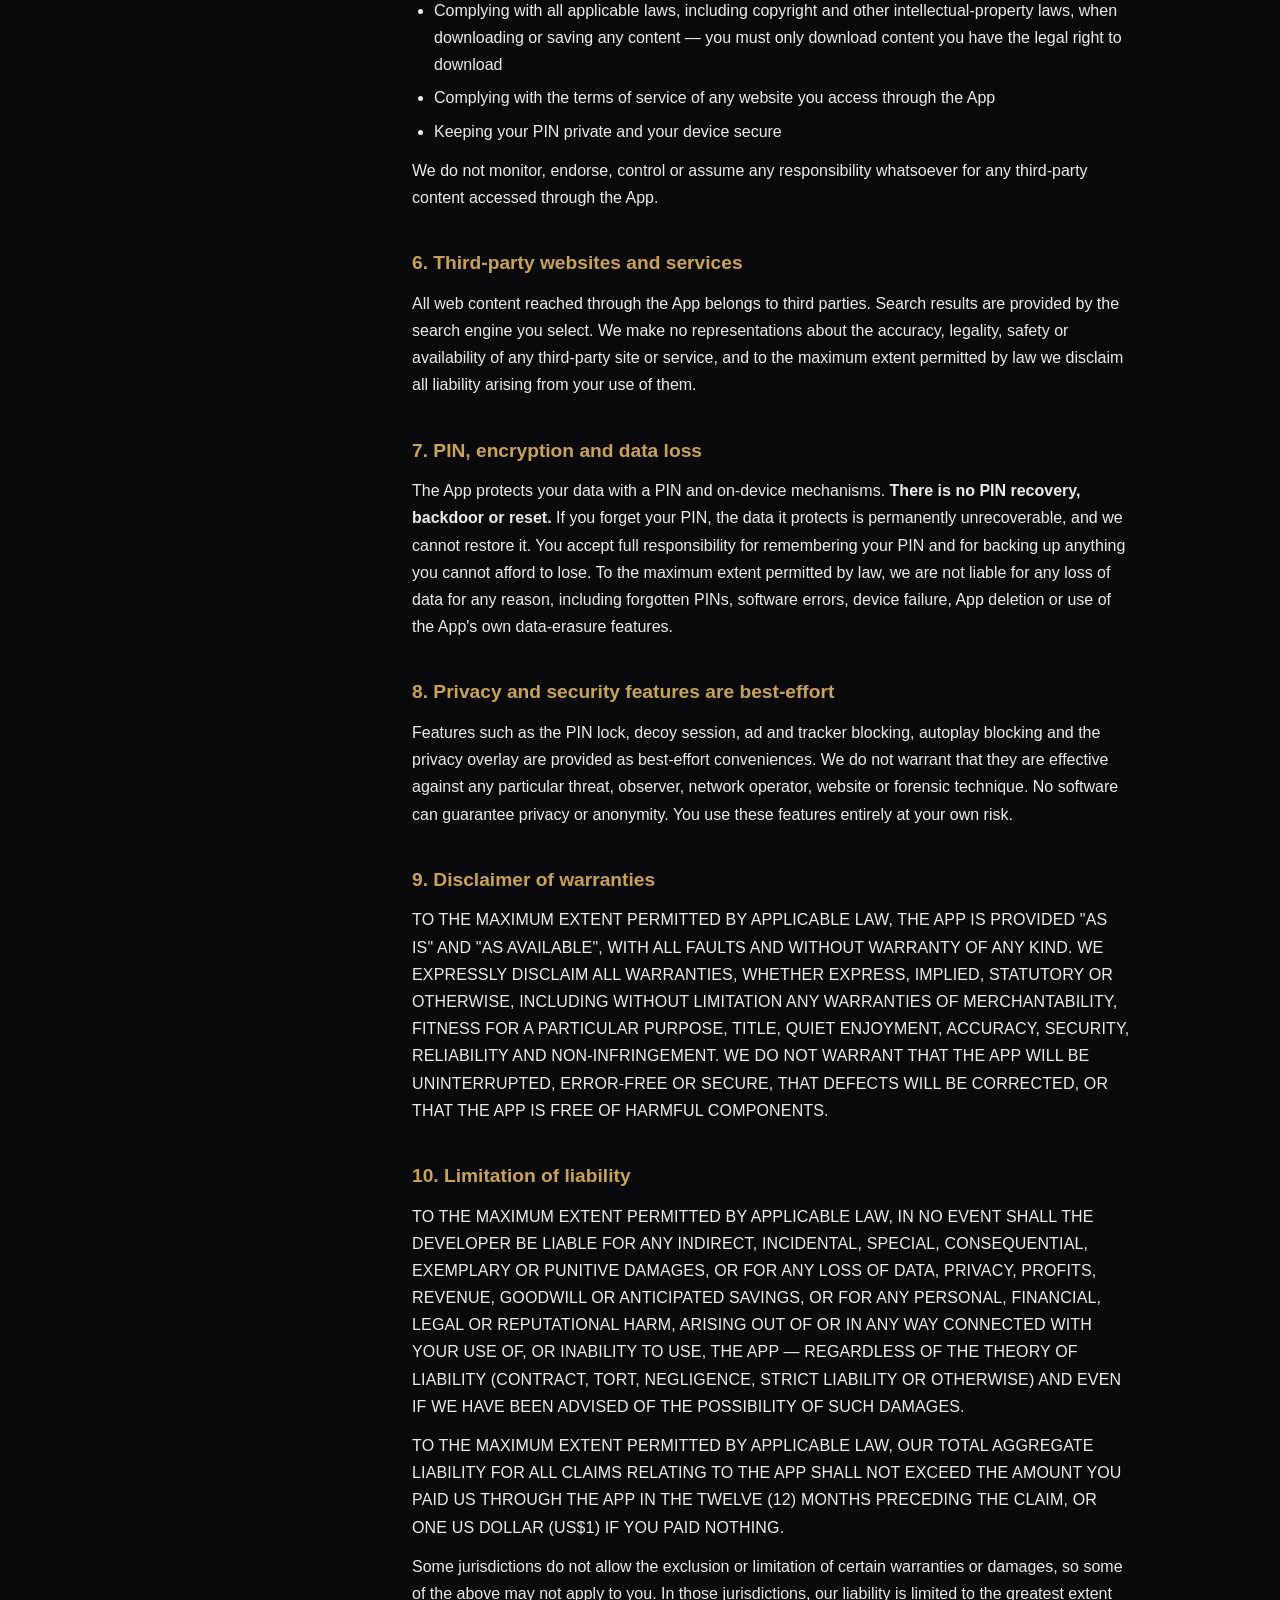
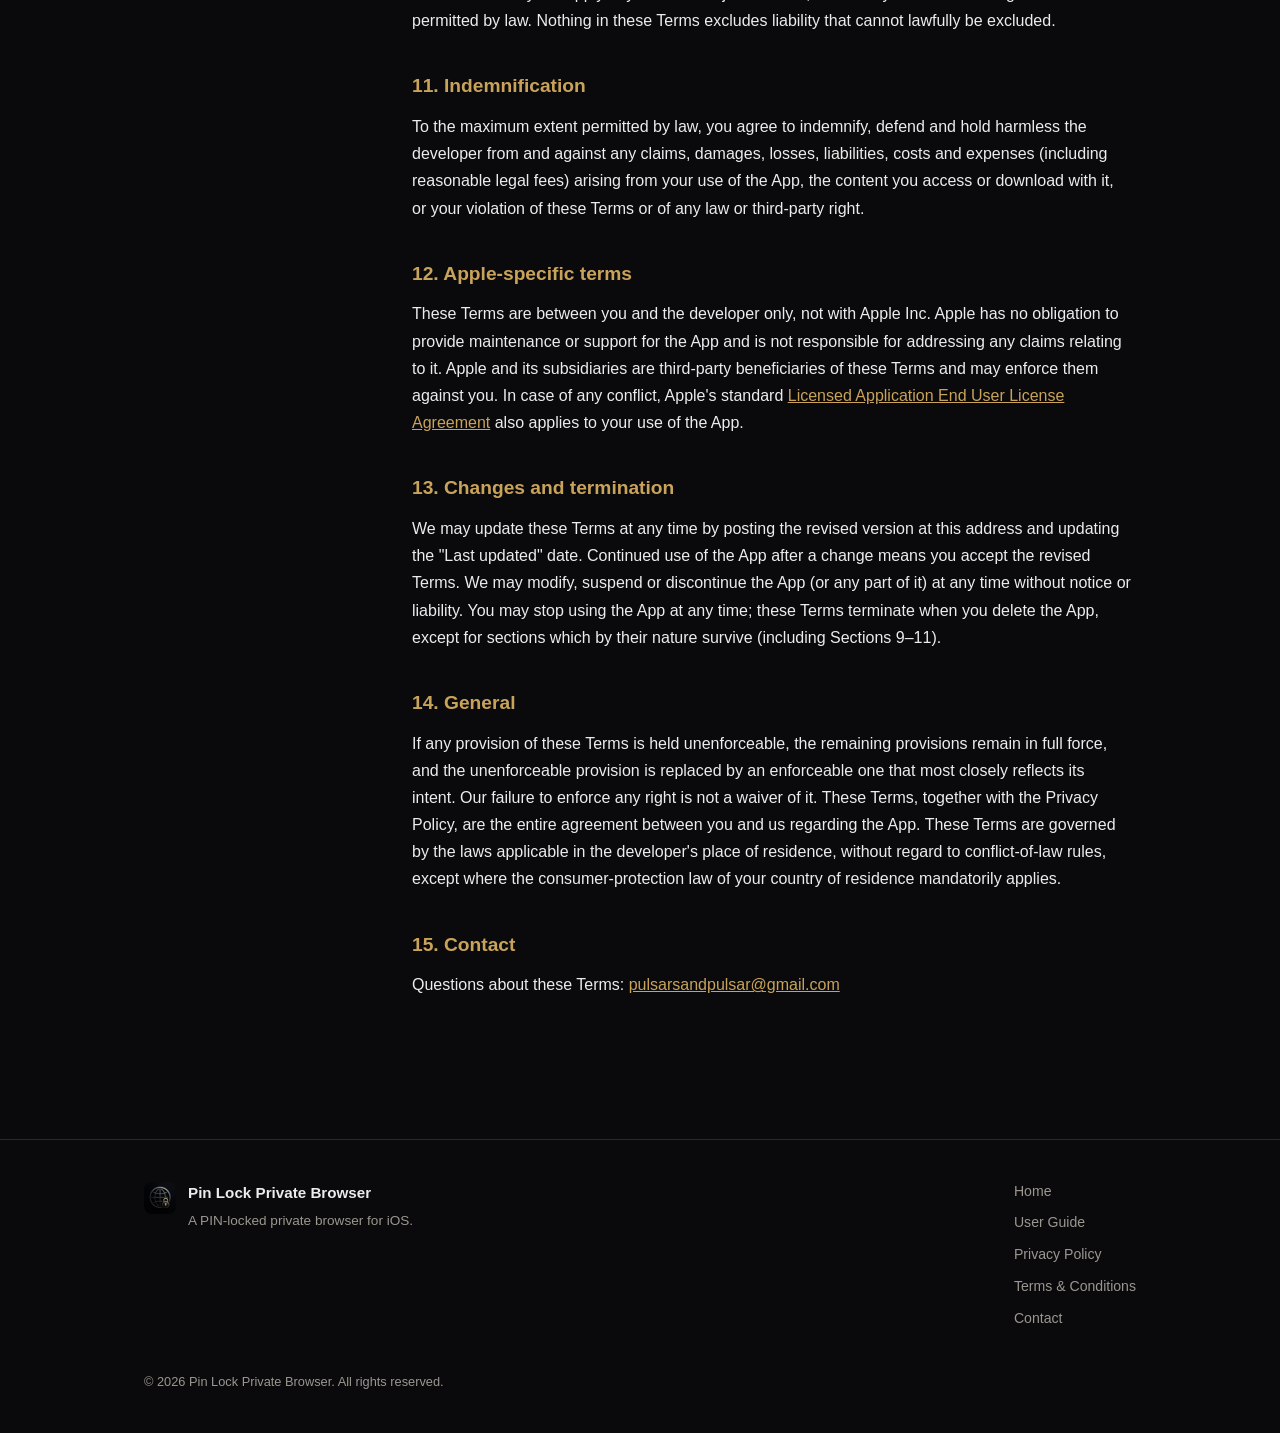
<file: terms.html>
<!DOCTYPE html>
<html lang="en">
<head>
<meta charset="UTF-8">
<meta name="viewport" content="width=device-width, initial-scale=1.0">
<meta name="theme-color" content="#0a0a0c">
<title>Terms &amp; Conditions — Pin Lock Private Browser</title>
<meta name="description" content="Terms and Conditions for Pin Lock Private Browser.">

<link rel="icon" type="image/png" sizes="32x32" href="assets/icon-32.png">
<link rel="icon" type="image/png" sizes="16x16" href="assets/icon-16.png">
<link rel="apple-touch-icon" href="assets/icon-180.png">
<link rel="stylesheet" href="assets/styles.css">

<meta property="og:type" content="website">
<meta property="og:site_name" content="Pin Lock Private Browser">
<meta property="og:title" content="Terms &amp; Conditions — Pin Lock Private Browser">
<meta property="og:description" content="The rules for using the app, subscription terms, disclaimers and limitations of liability.">
<meta property="og:image" content="https://pulsarsandpulsar-stack.github.io/Pin-Lock-Private-Browser/assets/icon-256.png">
<meta property="og:url" content="https://pulsarsandpulsar-stack.github.io/Pin-Lock-Private-Browser/terms.html">
<meta name="twitter:card" content="summary">
<meta name="twitter:image" content="https://pulsarsandpulsar-stack.github.io/Pin-Lock-Private-Browser/assets/icon-256.png">
</head>
<body>

<header class="site-header">
    <div class="header-inner">
        <a class="brand" href="index.html">
            <img src="assets/icon-32.png" alt="">
            <span>Pin Lock Private Browser</span>
        </a>
        <nav class="site-nav" aria-label="Primary">
            <a href="index.html">Home</a>
            <a href="privacy.html">Privacy</a>
            <a href="terms.html" aria-current="page">Terms</a>
            <a href="guide.html">Guide</a>
        </nav>
    </div>
</header>

<div class="legal-layout">
    <aside class="toc" aria-label="Table of contents">
        <p class="toc-label">On this page</p>
        <ol>
            <li><a href="#s1">1. Acceptance</a></li>
            <li><a href="#s2">2. Eligibility</a></li>
            <li><a href="#s3">3. License</a></li>
            <li><a href="#s4">4. Subscriptions</a></li>
            <li><a href="#s5">5. Acceptable use</a></li>
            <li><a href="#s6">6. Third-party sites</a></li>
            <li><a href="#s7">7. PIN &amp; data loss</a></li>
            <li><a href="#s8">8. Best-effort privacy</a></li>
            <li><a href="#s9">9. Warranty disclaimer</a></li>
            <li><a href="#s10">10. Limitation of liability</a></li>
            <li><a href="#s11">11. Indemnification</a></li>
            <li><a href="#s12">12. Apple terms</a></li>
            <li><a href="#s13">13. Changes &amp; termination</a></li>
            <li><a href="#s14">14. General</a></li>
            <li><a href="#s15">15. Contact</a></li>
        </ol>
    </aside>

    <div class="legal-content">
        <h1>Terms &amp; Conditions</h1>
        <div class="doc-meta">
            <span class="version-tag">v1.1</span>
            <span>Last updated 18 September 2026</span>
        </div>

        <details class="mobile-toc">
            <summary>On this page</summary>
            <ol>
                <li><a href="#s1">1. Acceptance</a></li>
                <li><a href="#s2">2. Eligibility</a></li>
                <li><a href="#s3">3. License</a></li>
                <li><a href="#s4">4. Subscriptions</a></li>
                <li><a href="#s5">5. Acceptable use</a></li>
                <li><a href="#s6">6. Third-party sites</a></li>
                <li><a href="#s7">7. PIN &amp; data loss</a></li>
                <li><a href="#s8">8. Best-effort privacy</a></li>
                <li><a href="#s9">9. Warranty disclaimer</a></li>
                <li><a href="#s10">10. Limitation of liability</a></li>
                <li><a href="#s11">11. Indemnification</a></li>
                <li><a href="#s12">12. Apple terms</a></li>
                <li><a href="#s13">13. Changes &amp; termination</a></li>
                <li><a href="#s14">14. General</a></li>
                <li><a href="#s15">15. Contact</a></li>
            </ol>
        </details>

        <div class="notice">
            <p><strong>Please read carefully.</strong> By downloading, installing or using Pin Lock Private Browser you agree to these Terms. The App is provided free of charge or via optional subscription, strictly "as is", with no warranties and no liability of any kind to the maximum extent permitted by law. If you do not agree, do not use the App.</p>
        </div>

        <h2 id="s1">1. Acceptance of these Terms</h2>
        <p>These Terms &amp; Conditions ("Terms") are a legal agreement between you and the developer of Pin Lock Private Browser ("the App", "we", "us"). By installing or using the App you confirm that you have read, understood and agreed to be bound by these Terms and by the <a href="privacy.html">Privacy Policy</a>, which is incorporated into these Terms by reference.</p>

        <h2 id="s2">2. Eligibility</h2>
        <p>The App is a general-purpose web browser intended for users aged 17 or older, consistent with its App Store age rating. By using the App you represent that you meet this requirement and that your use complies with all laws that apply to you.</p>

        <h2 id="s3">3. License</h2>
        <p>We grant you a personal, limited, non-exclusive, non-transferable, revocable license to use the App on Apple devices you own or control, solely as permitted by these Terms and by Apple's App Store terms. You may not copy, modify, distribute, sell, sublicense, reverse-engineer or create derivative works of the App except where the law expressly permits it despite this restriction.</p>

        <h2 id="s4">4. In-app purchases and subscriptions</h2>
        <p>The App offers optional paid features ("Pro") through auto-renewable subscriptions purchased via Apple's App Store:</p>
        <ul>
            <li><strong>Billing.</strong> Payment is charged to your Apple ID at confirmation of purchase. All billing, receipts and refunds are handled exclusively by Apple under Apple's terms; we do not process payments and cannot issue refunds.</li>
            <li><strong>Auto-renewal.</strong> Subscriptions renew automatically unless cancelled at least 24 hours before the end of the current period. You can manage or cancel subscriptions at any time in your device's App Store settings.</li>
            <li><strong>No refunds from us.</strong> To the maximum extent permitted by law, cancellation takes effect at the end of the current billing period, and no refunds or credits are provided by us for partial periods or unused features. Refund requests must be directed to Apple.</li>
            <li><strong>Feature changes.</strong> We may add, change or remove Pro features at any time. Prices may change; changes apply to subsequent billing periods as governed by Apple's rules.</li>
            <li><strong>Availability.</strong> Paid features may be temporarily unavailable (for example, if the App Store cannot be reached). We accept no liability for any such unavailability.</li>
        </ul>

        <h2 id="s5">5. Your responsibilities and acceptable use</h2>
        <p>The App is a tool that gives you access to the open web. You are solely responsible for everything you do with it, including:</p>
        <ul>
            <li>The websites you visit and the content you view, stream, download or store</li>
            <li>Complying with all applicable laws, including copyright and other intellectual-property laws, when downloading or saving any content — you must only download content you have the legal right to download</li>
            <li>Complying with the terms of service of any website you access through the App</li>
            <li>Keeping your PIN private and your device secure</li>
        </ul>
        <p>We do not monitor, endorse, control or assume any responsibility whatsoever for any third-party content accessed through the App.</p>

        <h2 id="s6">6. Third-party websites and services</h2>
        <p>All web content reached through the App belongs to third parties. Search results are provided by the search engine you select. We make no representations about the accuracy, legality, safety or availability of any third-party site or service, and to the maximum extent permitted by law we disclaim all liability arising from your use of them.</p>

        <h2 id="s7">7. PIN, encryption and data loss</h2>
        <p>The App protects your data with a PIN and on-device mechanisms. <strong>There is no PIN recovery, backdoor or reset.</strong> If you forget your PIN, the data it protects is permanently unrecoverable, and we cannot restore it. You accept full responsibility for remembering your PIN and for backing up anything you cannot afford to lose. To the maximum extent permitted by law, we are not liable for any loss of data for any reason, including forgotten PINs, software errors, device failure, App deletion or use of the App's own data-erasure features.</p>

        <h2 id="s8">8. Privacy and security features are best-effort</h2>
        <p>Features such as the PIN lock, decoy session, ad and tracker blocking, autoplay blocking and the privacy overlay are provided as best-effort conveniences. We do not warrant that they are effective against any particular threat, observer, network operator, website or forensic technique. No software can guarantee privacy or anonymity. You use these features entirely at your own risk.</p>

        <h2 id="s9">9. Disclaimer of warranties</h2>
        <p class="caps">To the maximum extent permitted by applicable law, the App is provided "as is" and "as available", with all faults and without warranty of any kind. We expressly disclaim all warranties, whether express, implied, statutory or otherwise, including without limitation any warranties of merchantability, fitness for a particular purpose, title, quiet enjoyment, accuracy, security, reliability and non-infringement. We do not warrant that the App will be uninterrupted, error-free or secure, that defects will be corrected, or that the App is free of harmful components.</p>

        <h2 id="s10">10. Limitation of liability</h2>
        <p class="caps">To the maximum extent permitted by applicable law, in no event shall the developer be liable for any indirect, incidental, special, consequential, exemplary or punitive damages, or for any loss of data, privacy, profits, revenue, goodwill or anticipated savings, or for any personal, financial, legal or reputational harm, arising out of or in any way connected with your use of, or inability to use, the App — regardless of the theory of liability (contract, tort, negligence, strict liability or otherwise) and even if we have been advised of the possibility of such damages.</p>
        <p class="caps">To the maximum extent permitted by applicable law, our total aggregate liability for all claims relating to the App shall not exceed the amount you paid us through the App in the twelve (12) months preceding the claim, or one US dollar (US$1) if you paid nothing.</p>
        <p>Some jurisdictions do not allow the exclusion or limitation of certain warranties or damages, so some of the above may not apply to you. In those jurisdictions, our liability is limited to the greatest extent permitted by law. Nothing in these Terms excludes liability that cannot lawfully be excluded.</p>

        <h2 id="s11">11. Indemnification</h2>
        <p>To the maximum extent permitted by law, you agree to indemnify, defend and hold harmless the developer from and against any claims, damages, losses, liabilities, costs and expenses (including reasonable legal fees) arising from your use of the App, the content you access or download with it, or your violation of these Terms or of any law or third-party right.</p>

        <h2 id="s12">12. Apple-specific terms</h2>
        <p>These Terms are between you and the developer only, not with Apple Inc. Apple has no obligation to provide maintenance or support for the App and is not responsible for addressing any claims relating to it. Apple and its subsidiaries are third-party beneficiaries of these Terms and may enforce them against you. In case of any conflict, Apple's standard <a href="https://www.apple.com/legal/internet-services/itunes/dev/stdeula/" rel="noopener">Licensed Application End User License Agreement</a> also applies to your use of the App.</p>

        <h2 id="s13">13. Changes and termination</h2>
        <p>We may update these Terms at any time by posting the revised version at this address and updating the "Last updated" date. Continued use of the App after a change means you accept the revised Terms. We may modify, suspend or discontinue the App (or any part of it) at any time without notice or liability. You may stop using the App at any time; these Terms terminate when you delete the App, except for sections which by their nature survive (including Sections 9–11).</p>

        <h2 id="s14">14. General</h2>
        <p>If any provision of these Terms is held unenforceable, the remaining provisions remain in full force, and the unenforceable provision is replaced by an enforceable one that most closely reflects its intent. Our failure to enforce any right is not a waiver of it. These Terms, together with the Privacy Policy, are the entire agreement between you and us regarding the App. These Terms are governed by the laws applicable in the developer's place of residence, without regard to conflict-of-law rules, except where the consumer-protection law of your country of residence mandatorily applies.</p>

        <h2 id="s15">15. Contact</h2>
        <p>Questions about these Terms: <a href="mailto:pulsarsandpulsar@gmail.com">pulsarsandpulsar@gmail.com</a></p>
    </div>
</div>

<footer class="site-footer">
    <div class="footer-inner">
        <div class="footer-brand">
            <img src="assets/icon-32.png" alt="">
            <div>
                <strong>Pin Lock Private Browser</strong>
                <p>A PIN-locked private browser for iOS.</p>
            </div>
        </div>
        <nav class="footer-links" aria-label="Footer">
            <a href="index.html">Home</a>
            <a href="guide.html">User Guide</a>
            <a href="privacy.html">Privacy Policy</a>
            <a href="terms.html">Terms &amp; Conditions</a>
            <a href="mailto:pulsarsandpulsar@gmail.com">Contact</a>
        </nav>
    </div>
    <p class="copyright">© <span id="copyright-year">2026</span> Pin Lock Private Browser. All rights reserved.</p>
</footer>

<script src="assets/script.js"></script>
</body>
</html>
</file>
<file: assets/styles.css>
/* Pin Lock Private Browser — shared site styles */

:root {
    --bg: #0a0a0c;
    --card: #16161a;
    --text: #ececec;
    --muted: #9b968f;
    --accent: #c9a35a;
    --accent-bright: #e9c67e;
    --border: #29292e;
    --header-h: 64px;
}

* { margin: 0; padding: 0; box-sizing: border-box; }

html { scroll-behavior: smooth; scroll-padding-top: calc(var(--header-h) + 16px); }

body {
    font-family: -apple-system, BlinkMacSystemFont, "Segoe UI", Roboto, Helvetica, Arial, sans-serif;
    background: var(--bg);
    color: var(--text);
    line-height: 1.7;
    min-height: 100vh;
    display: flex;
    flex-direction: column;
}

a { color: var(--accent); }
a:hover { color: var(--accent-bright); }

/* ---------- Header ---------- */

.site-header {
    position: sticky;
    top: 0;
    z-index: 50;
    height: var(--header-h);
    display: flex;
    align-items: center;
    background: rgba(10, 10, 12, 0.85);
    backdrop-filter: saturate(140%) blur(10px);
    -webkit-backdrop-filter: saturate(140%) blur(10px);
    border-bottom: 1px solid var(--border);
}

.header-inner {
    width: 100%;
    max-width: 1040px;
    margin: 0 auto;
    padding: 0 24px;
    display: flex;
    align-items: center;
    justify-content: space-between;
    gap: 16px;
}

.brand {
    display: flex;
    align-items: center;
    gap: 10px;
    text-decoration: none;
    color: var(--text);
    font-weight: 600;
    font-size: 0.95rem;
    white-space: nowrap;
}
.brand img { width: 26px; height: 26px; border-radius: 7px; display: block; }

.site-nav { display: flex; gap: 4px; flex-wrap: wrap; }
.site-nav a {
    color: var(--muted);
    text-decoration: none;
    font-size: 0.88rem;
    padding: 8px 10px;
    border-radius: 8px;
    transition: color 0.15s ease, background 0.15s ease;
}
.site-nav a:hover { color: var(--text); background: var(--card); }
.site-nav a[aria-current="page"] { color: var(--accent); }

/* ---------- Footer ---------- */

.site-footer {
    border-top: 1px solid var(--border);
    margin-top: 64px;
}
.footer-inner {
    max-width: 1040px;
    margin: 0 auto;
    padding: 40px 24px 20px;
    display: flex;
    flex-wrap: wrap;
    gap: 24px;
    justify-content: space-between;
}
.footer-brand { display: flex; align-items: flex-start; gap: 12px; max-width: 340px; }
.footer-brand img { width: 32px; height: 32px; border-radius: 8px; margin-top: 2px; }
.footer-brand strong { display: block; font-size: 0.95rem; }
.footer-brand p { color: var(--muted); font-size: 0.85rem; margin-top: 4px; }
.footer-links { display: flex; flex-direction: column; gap: 8px; font-size: 0.88rem; }
.footer-links a { color: var(--muted); text-decoration: none; }
.footer-links a:hover { color: var(--accent); }
.copyright {
    max-width: 1040px;
    margin: 0 auto;
    padding: 20px 24px 40px;
    color: var(--muted);
    font-size: 0.8rem;
}

/* ---------- Homepage ---------- */

.hero { text-align: center; padding: 64px 24px 40px; }
.badge {
    display: inline-flex;
    align-items: center;
    justify-content: center;
    width: 84px;
    height: 84px;
    border-radius: 22px;
    overflow: hidden;
    margin-bottom: 24px;
    box-shadow: 0 12px 40px rgba(201, 163, 90, 0.25), 0 0 0 1px rgba(201, 163, 90, 0.18) inset;
}
.badge img { width: 100%; height: 100%; display: block; }
.hero h1 { font-size: 2rem; font-weight: 700; letter-spacing: -0.02em; }
.hero p { color: var(--muted); margin-top: 10px; max-width: 520px; margin-left: auto; margin-right: auto; }

main.home {
    flex: 1;
    width: 100%;
    max-width: 680px;
    margin: 0 auto;
    padding: 0 24px 64px;
}
.cards { display: grid; gap: 16px; margin-top: 16px; }
.card {
    display: block;
    background: var(--card);
    border: 1px solid var(--border);
    border-radius: 16px;
    padding: 24px 28px;
    text-decoration: none;
    color: var(--text);
    transition: transform 0.15s ease, border-color 0.15s ease;
}
.card:hover { transform: translateY(-2px); border-color: var(--accent); }
.card h2 { font-size: 1.15rem; margin-bottom: 6px; }
.card p { color: var(--muted); font-size: 0.95rem; }
.card .arrow { float: right; color: var(--accent); font-size: 1.3rem; }
.highlights {
    margin-top: 40px;
    background: var(--card);
    border: 1px solid var(--border);
    border-radius: 16px;
    padding: 24px 28px;
}
.highlights h3 { margin-bottom: 12px; color: var(--accent); text-transform: uppercase; letter-spacing: 0.06em; font-size: 0.8rem; }
.highlights ul { list-style: none; }
.highlights li { padding: 6px 0; color: var(--muted); font-size: 0.95rem; }
.highlights li::before { content: "✓  "; color: var(--accent); font-weight: 700; }

/* ---------- Legal / guide pages (with table of contents) ---------- */

.legal-layout {
    flex: 1;
    width: 100%;
    max-width: 1040px;
    margin: 0 auto;
    padding: 40px 24px 64px;
    display: grid;
    grid-template-columns: 220px minmax(0, 720px);
    gap: 48px;
    align-items: start;
}

.toc {
    position: sticky;
    top: calc(var(--header-h) + 24px);
}
.toc-label {
    text-transform: uppercase;
    font-size: 0.72rem;
    letter-spacing: 0.08em;
    color: var(--accent);
    margin-bottom: 12px;
}
.toc ol { list-style: none; display: flex; flex-direction: column; gap: 2px; }
.toc a {
    display: block;
    color: var(--muted);
    text-decoration: none;
    font-size: 0.85rem;
    line-height: 1.5;
    padding: 4px 0 4px 12px;
    border-left: 2px solid var(--border);
}
.toc a:hover { color: var(--text); }
.toc a.active { color: var(--accent); border-left-color: var(--accent); }

.legal-content h1 { font-size: 1.8rem; margin: 0 0 4px; letter-spacing: -0.02em; }
.doc-meta { display: flex; align-items: center; gap: 10px; color: var(--muted); font-size: 0.9rem; margin-bottom: 32px; }
.version-tag {
    display: inline-block;
    font-size: 0.72rem;
    font-weight: 600;
    color: var(--accent);
    background: rgba(201, 163, 90, 0.12);
    border: 1px solid rgba(201, 163, 90, 0.3);
    border-radius: 999px;
    padding: 2px 9px;
}
.legal-content h2 { font-size: 1.2rem; margin: 36px 0 10px; color: var(--accent); scroll-margin-top: calc(var(--header-h) + 16px); }
.legal-content h3 { font-size: 1.02rem; margin: 22px 0 8px; color: var(--text); }
.legal-content p, .legal-content li { color: var(--text); font-size: 1rem; margin-bottom: 12px; }
.legal-content ul, .legal-content ol.steps { padding-left: 22px; margin-bottom: 12px; }
.legal-content li { margin-bottom: 6px; }
.caps { text-transform: uppercase; font-size: 0.92rem; letter-spacing: 0.01em; }

.notice, .summary, .callout {
    background: var(--card);
    border: 1px solid var(--border);
    border-left: 3px solid var(--accent);
    border-radius: 12px;
    padding: 18px 22px;
    margin-bottom: 20px;
}
.notice p, .summary p, .callout p { margin: 0; }
.notice p + p, .callout p + p { margin-top: 10px; }

.mobile-toc { display: none; }

@media (max-width: 860px) {
    .legal-layout { grid-template-columns: 1fr; }
    .toc { display: none; }
    .mobile-toc {
        display: block;
        background: var(--card);
        border: 1px solid var(--border);
        border-radius: 12px;
        padding: 4px 18px;
        margin-bottom: 28px;
    }
    .mobile-toc summary {
        cursor: pointer;
        padding: 12px 0;
        color: var(--accent);
        font-size: 0.85rem;
        text-transform: uppercase;
        letter-spacing: 0.06em;
        font-weight: 600;
    }
    .mobile-toc ol { list-style: none; padding-bottom: 12px; display: flex; flex-direction: column; gap: 8px; }
    .mobile-toc a { color: var(--muted); text-decoration: none; font-size: 0.9rem; }
}

@media (max-width: 600px) {
    .site-nav a { padding: 8px 8px; font-size: 0.84rem; }
    .brand span { display: none; }
}

/* ---------- Guide: quick-start cards ---------- */

.quickstart {
    width: 100%;
    max-width: 1040px;
    margin: 0 auto;
    padding: 48px 24px 8px;
}
.quickstart-head { text-align: center; margin-bottom: 28px; }
.quickstart-head h1 { font-size: 1.8rem; letter-spacing: -0.02em; margin-bottom: 8px; }
.quickstart-head p { color: var(--muted); max-width: 480px; margin: 0 auto; }

.quickstart-grid {
    display: grid;
    grid-template-columns: repeat(auto-fit, minmax(220px, 1fr));
    gap: 16px;
}
.qs-card {
    background: var(--card);
    border: 1px solid var(--border);
    border-radius: 16px;
    padding: 20px 22px;
    transition: opacity 0.5s ease, transform 0.5s ease, border-color 0.15s ease;
}
.qs-card:hover { border-color: var(--accent); }
.quickstart-grid.anim-ready .qs-card { opacity: 0; transform: translateY(14px); }
.quickstart-grid.anim-ready .qs-card:nth-child(1) { transition-delay: .02s; }
.quickstart-grid.anim-ready .qs-card:nth-child(2) { transition-delay: .09s; }
.quickstart-grid.anim-ready .qs-card:nth-child(3) { transition-delay: .16s; }
.quickstart-grid.anim-ready .qs-card:nth-child(4) { transition-delay: .23s; }
.quickstart-grid.anim-ready .qs-card:nth-child(5) { transition-delay: .30s; }
.quickstart-grid.anim-ready .qs-card:nth-child(6) { transition-delay: .37s; }
.quickstart-grid.in-view .qs-card { opacity: 1; transform: translateY(0); }

.qs-icon {
    width: 38px;
    height: 38px;
    border-radius: 10px;
    background: rgba(201, 163, 90, 0.12);
    color: var(--accent);
    display: flex;
    align-items: center;
    justify-content: center;
    margin-bottom: 12px;
}
.qs-icon svg { width: 20px; height: 20px; }
.qs-card h3 { font-size: 0.98rem; margin-bottom: 4px; }
.qs-card p { color: var(--muted); font-size: 0.87rem; margin: 0; }

.guide-more {
    text-align: center;
    color: var(--muted);
    font-size: 0.88rem;
    margin: 28px 0 8px;
}

/* ---------- Guide: full detail accordion ---------- */

.accordion {
    width: 100%;
    max-width: 720px;
    margin: 0 auto;
    padding: 8px 24px 64px;
}
.accordion-controls {
    display: flex;
    justify-content: flex-end;
    gap: 10px;
    margin-bottom: 14px;
}
.accordion-controls button {
    background: none;
    border: 1px solid var(--border);
    color: var(--muted);
    border-radius: 8px;
    padding: 6px 12px;
    font-size: 0.8rem;
    font-family: inherit;
    cursor: pointer;
    -webkit-appearance: none;
}
.accordion-controls button:hover { color: var(--text); border-color: var(--accent); }

details.acc-item {
    background: var(--card);
    border: 1px solid var(--border);
    border-radius: 14px;
    margin-bottom: 12px;
    overflow: hidden;
    scroll-margin-top: calc(var(--header-h) + 16px);
}
details.acc-item summary {
    list-style: none;
    cursor: pointer;
    padding: 18px 22px;
    display: flex;
    align-items: center;
    justify-content: space-between;
    gap: 12px;
    font-weight: 600;
    font-size: 1rem;
    color: var(--text);
}
details.acc-item summary::-webkit-details-marker { display: none; }
details.acc-item summary .acc-plus {
    flex: none;
    color: var(--accent);
    font-size: 1.3rem;
    line-height: 1;
    transition: transform 0.2s ease;
}
details.acc-item[open] summary .acc-plus { transform: rotate(45deg); }
details.acc-item .acc-body { padding: 0 22px 20px; }
details.acc-item .acc-body p, details.acc-item .acc-body li { color: var(--text); font-size: 0.96rem; margin-bottom: 10px; }
details.acc-item .acc-body ul { padding-left: 20px; }
details.acc-item .acc-body h4 { font-size: 0.92rem; color: var(--accent); margin: 14px 0 4px; }

@media (prefers-reduced-motion: reduce) {
    .qs-card, details.acc-item summary .acc-plus { transition: none !important; }
    .quickstart-grid.anim-ready .qs-card { opacity: 1; transform: none; }
}

/* ---------- Print ---------- */

@media print {
    .site-header, .site-footer, .toc, .mobile-toc, .badge, .card .arrow, .accordion-controls { display: none !important; }
    html, body { background: #fff; color: #000; }
    .legal-layout { grid-template-columns: 1fr; max-width: 100%; padding: 0; }
    .legal-content h2, a { color: #000 !important; }
    .notice, .summary, .callout, .card { background: #fff; border-color: #000; }
    a[href^="http"]::after, a[href^="mailto"]::after { content: " (" attr(href) ")"; font-size: 0.78em; color: #444; }
    details.acc-item { border: 1px solid #000; background: #fff; }
    details.acc-item summary .acc-plus { display: none; }
    details.acc-item .acc-body { display: block !important; }
}
</file>
